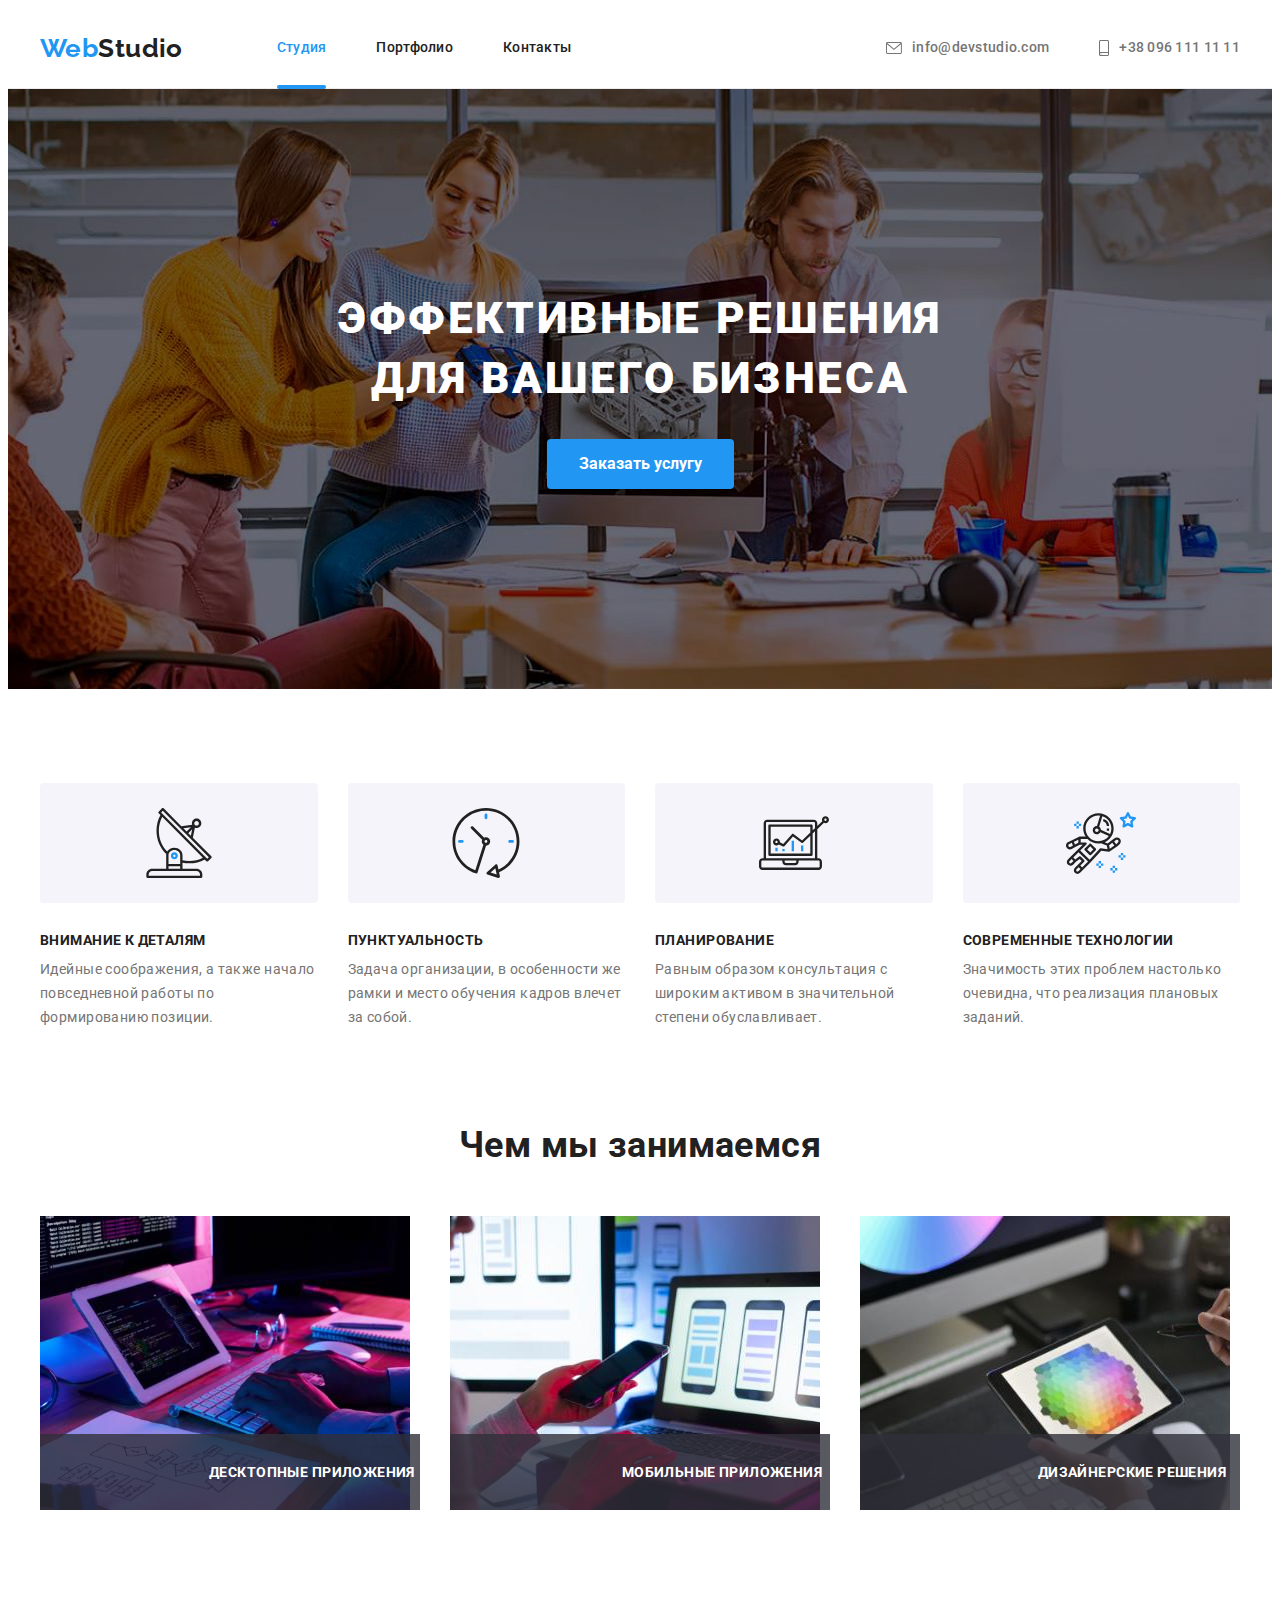
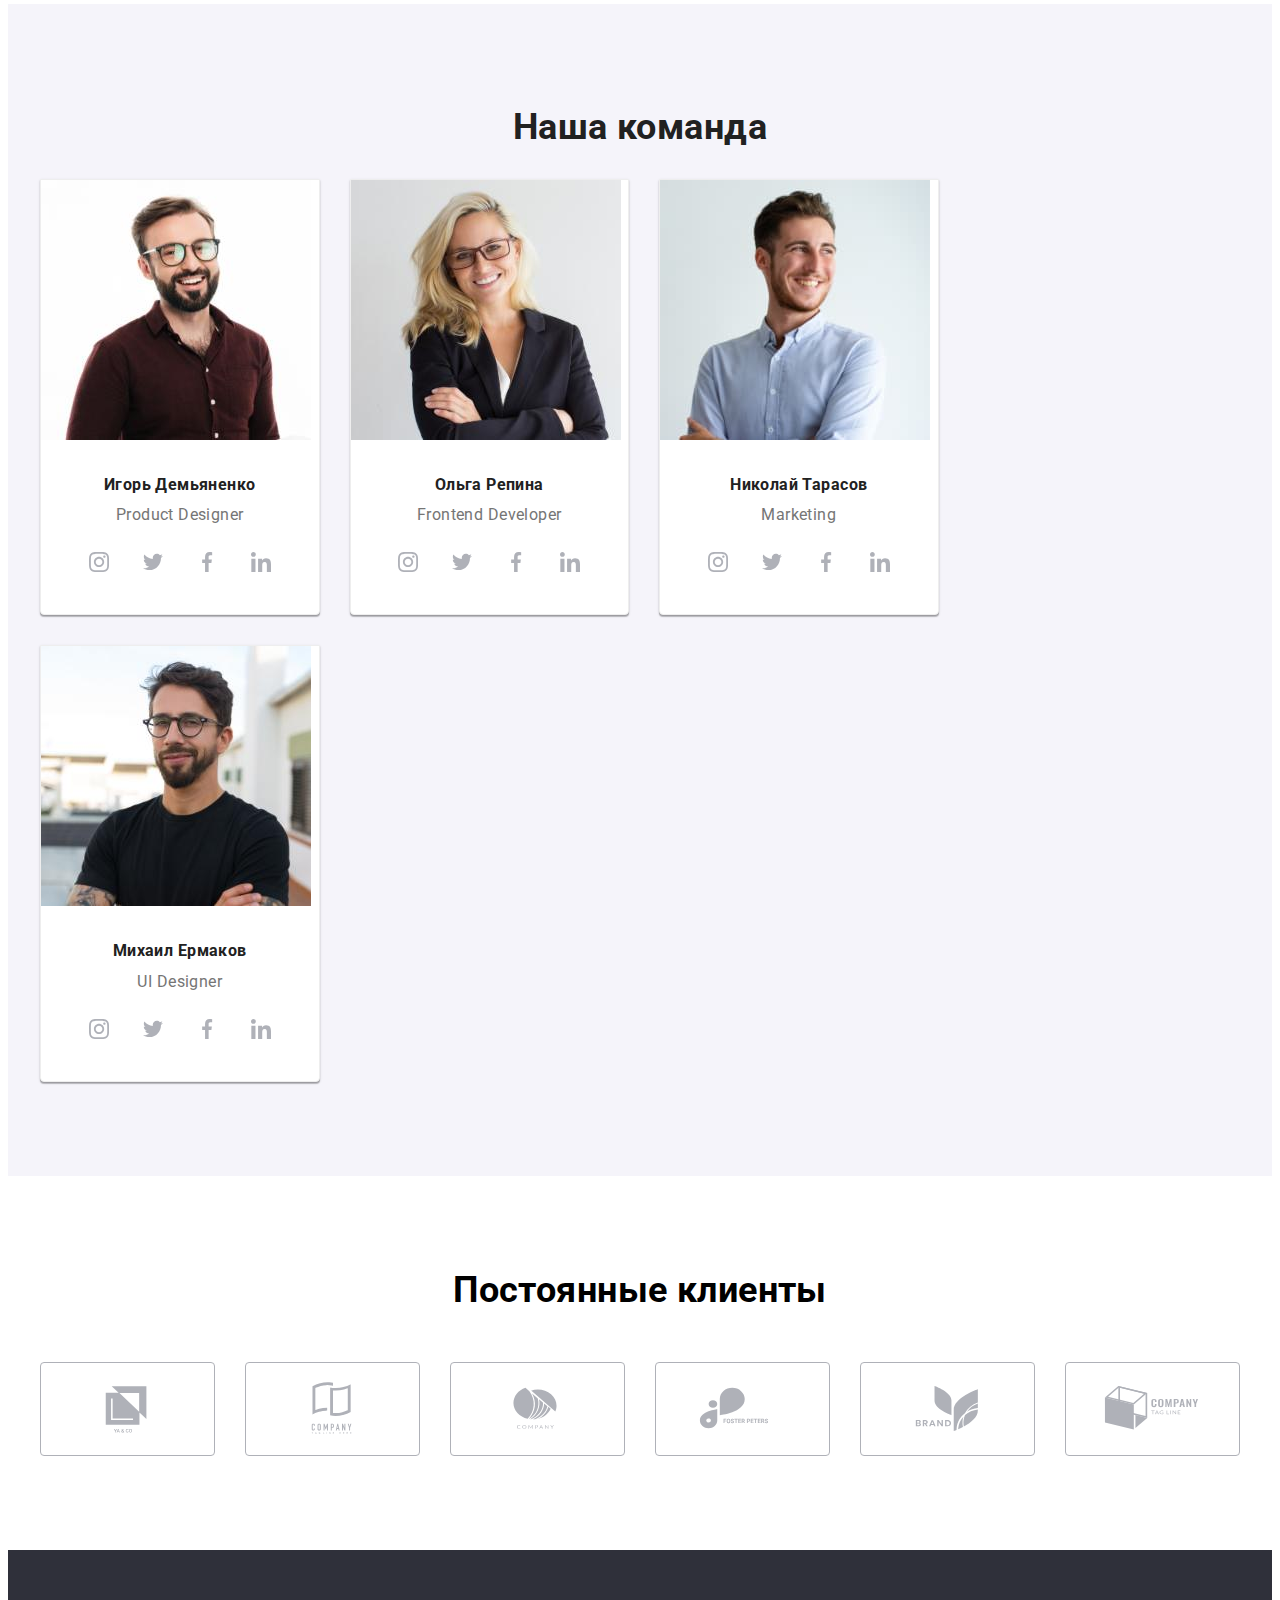
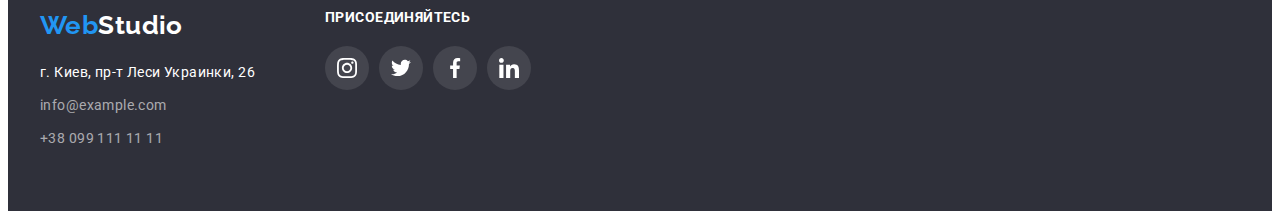
<file: index.html>
<!DOCTYPE html>
<html lang="ru">
<head>
    <meta charset="UTF-8">
    <meta http-equiv="X-UA-Compatible" content="IE=edge">
    <meta name="viewport" content="width=device-width, initial-scale=1.0">
    <title>Document</title>
<link rel="preconnect" href="https://fonts.googleapis.com">
<link rel="preconnect" href="https://fonts.gstatic.com" crossorigin>
<link href="https://fonts.googleapis.com/css2?family=Raleway:wght@900&family=Roboto:wght@400;500;700;900&display=swap" rel="stylesheet">
<link rel="stylesheet" href="https://cdnjs.cloudflare.com/ajax/libs/modern-normalize/1.1.0/modern-normalize.min.css" integrity="sha512-wpPYUAdjBVSE4KJnH1VR1HeZfpl1ub8YT/NKx4PuQ5NmX2tKuGu6U/JRp5y+Y8XG2tV+wKQpNHVUX03MfMFn9Q==" crossorigin="anonymous" referrerpolicy="no-referrer"/>
<link rel="stylesheet" href="https://cdnjs.cloudflare.com/ajax/libs/animate.css/4.1.1/animate.min.css"/>
<link rel="stylesheet" href="./css/styles.css">
</head>
<body>
    
<header class="header">
<div class="conteiner header-conteiner">
<nav class="header-navigations">
    <a href="" class="logo link">
    Web<span class="logo-web">Studio</span></a>

<ul class="header-list list">
<li class="header-item">   
<a href="./index.html" class="header-link link current-link current">Студия</a>
</li> 
<li class="header-item">
<a href="./portfolio.html" class="header-link link">Портфолио</a>
</li>
<li class="header-item">
<a href="" class="header-link link">Контакты</a>
</li>
</ul>
</nav>

<ul class="header-contacts list">
<li class="contacts-list">
<a class="header-mail header-contacts-link link" 
href="meilto:info@devstudio.com">
<svg class="contacts-icon" width="16" height="12">
<use href="./images/sprite.svg#icon-envelope2"></use>
</svg>info@devstudio.com</a>
</li>

<li class="contacts-list"> 
<a class="header-tel header-contacts-link link" 
href="tel:+380961111111"><svg class="contacts-icon" 
width="10" height="16">
<use href="./images/sprite.svg#icon-smartphone2"></use>
</svg>+38 096 111 11 11</a></li></ul>  
</div>
</header>


<main> 
        <!--перша секція-->
<section class="section-hero">
    <div class="conteiner">
    <h1 class="pre-title">Эффективные решения для вашего бизнеса </h1>
    <button class="main-btn" type="button" data-modal-open>Заказать услугу</button>
    </div>
    </section>

        <!-- друга секція перелік переваг -->
<section class="section"> 
<div class="conteiner ">
    <h2 class="visually-hidden">перлік</h2>

        <ul class="advantage-item list">
        <li class="advantage-title link"> 
        <!--
        <div class="advantage-img antena"></div>
        -->
        
    <div class="advantage-item-img"> 
        <svg class="advantage-icon" width="70" height="70">
        <use href="./images/sprite.svg#icon-antenna">
        </use>
        </svg>
        </div>

        <h3 class="advantage-title-text">Внимание к деталям</h3>
        <p class="advantage-text">Идейные соображения, а также начало повседневной работы по формированию позиции.</p>
        </li>

     <li class="advantage-title link">
        <div class="advantage-item-img"> 
        <svg class="advantage-icon" width="70" height="70">
        <use href="./images/sprite.svg#icon-clock">
        </use>
        </svg>
        </div>
    
        <h3 class="advantage-title-text">Пунктуальность</h3>
        <p class="advantage-text">Задача организации, в особенности же рамки и место обучения кадров влечет за собой.</p>
        </li>

        <li class="advantage-title link">
        <div class="advantage-item-img"> 
        <svg class="advantage-icon" width="70" height="70">
        <use href="./images/sprite.svg#icon-diagram">
        </use>
        </svg>
        </div>
    
        <h3 class="advantage-title-text">Планирование</h3>
        <p class="advantage-text">Равным образом консультация с широким активом в значительной степени обуславливает.</p>
        </li>   

        <li class="advantage-title link">
        <div class="advantage-item-img"> 
        <svg class="advantage-icon" width="70" height="70">
        <use href="./images/sprite.svg#icon-astronaut">
        </use>
        </svg>
        </div>
    
        <h3 class="advantage-title-text">Современные технологии</h3>   
        <p class="advantage-text">Значимость этих проблем настолько очевидна, что реализация плановых заданий.</p>
        </li>
        </ul>
    </div>
        </section>
   
        <!-- представление компании третя секция-->
<section class="section representation">
<div class="conteiner">
<h2 class="representation-title">Чем мы занимаемся</h2>
            <!-- перелик послуг -->
<ul class="representation-item list">
<li class="representation-item-img">  
<img src="./images/img.jpg" alt="печатает на клавиатуре" width="370" height="294">
<p class="representation-top-text">Десктопные приложения</p>
</li>  
<li class="representation-item-img">  
<img src="./images/img2.jpg" alt="печатает на клавиатуре с тел вруках" width="370" height="294">
<p class="representation-top-text">Мобильные приложения</p>
</li>
<li class="representation-item-img">
<img src="./images/img3.jpg" alt="печатает на планшете" width="370" height="294">
<p class="representation-top-text">Дизайнерские решения</p>
</li>                 
</ul>
</div>
</section>
   

        <!-- наша команда четврта секція-->
<section class="section team">

<div class="conteiner">

<h2 class="representation-team">Наша команда</h2>
            <!-- перелик виладачив -->
<ul class="list-of-team list">

<li class="position">
    <img class="img-team"
    src="./images/img.pr.1.jpg" alt="рук проектов" width="270" height="260">
    <h3 class="team-name">Игорь Демьяненко</h3>
    <p class="team-position" lang="en">Product Designer</p> 
    <!--задання социальних мереж-->
<ul class="team-item-list social-list list">
<li class="social-item">
    <a href="" class="social-link">
    <svg class="social-icon" width="20" height="20"><use href="./images/sprite.svg#icon-instagram"></use>
    </svg>    </a>
    </li>
<li class="social-item">
    <a href="" class="social-link">
    <svg class="social-icon" width="20" height="20"><use href="./images/sprite.svg#icon-twitter"></use>
    </svg>   </a>
    </li>
                   
<li class="social-item">
    <a href="" class="social-link">
    <svg class="social-icon" width="20" height="20">
    <use href="./images/sprite.svg#icon-facebook"></use>
    </svg>
     </a>
    </li>
            
<li class="social-item">
    <a href="" class="social-link">
    <svg class="social-icon" width="20" height="20">
    <use href="./images/sprite.svg#icon-linkedin"></use>
    </svg>
</a>
</li>
    </ul>
    </li>

<li class="position">
    <img class="img-team"
    src="./images/im.pr.2.jpg" alt="препод 2" width="270" height="260">
    <h3 class="team-name">Ольга Репина</h3>
    <p class="team-position" lang="en">Frontend Developer</p>
<ul class="team-item-list social-list list">
<li class="social-item">
    <a href="" class="social-link">
     <svg class="social-icon" width="20" height="20">
     <use href="./images/sprite.svg#icon-instagram"></use>
    </svg>
</a>
</li>

<li class="social-item">
    <a href="" class="social-link">
    <svg class="social-icon" width="20" height="20">
    <use href="./images/sprite.svg#icon-twitter"></use>
</svg>
</a>
</li>
                       
<li class="social-item">
    <a href="" class="social-link">
    <svg class="social-icon" width="20" height="20">
    <use href="./images/sprite.svg#icon-facebook"></use>
    </svg>
    </a>
    </li>
                
<li class="social-item">
    <a href="" class="social-link">
    <svg class="social-icon" width="20" height="20">
    <use href="./images/sprite.svg#icon-linkedin"></use>
    </svg>
    </a>
    </li>
    </ul>
    </li>

    <li class="position">
    <img class="img-team"
    src="./images/imgpr3.jpg" alt="препод 3" 
    width="270" height="260">
    <h3 class="team-name">Николай Тарасов</h3>
    <p class="team-position" lang="en">Marketing</p>
    
<ul class="team-item-list social-list list">

<li class="social-item">
    <a href="" class="social-link">
    <svg class="social-icon" 
    width="20" height="20"><use 
     href="./images/sprite.svg#icon-instagram"></use>
    
    </svg>
    </a>
     </li>
    <li class="social-item">
    <a href="" class="social-link">
    <svg class="social-icon" 
    width="20" height="20"><use 
    href="./images/sprite.svg#icon-twitter"></use>
     </svg>
    </a>
    </li>
                       
    <li class="social-item">
    <a href="" class="social-link">
    <svg class="social-icon" 
    width="20" height="20"><use 
    href="./images/sprite.svg#icon-facebook"></use>
    </svg>
    </a>
    </li>
                
    <li class="social-item">
    <a href="" class="social-link">
    <svg class="social-icon" width="20" 
    height="20"><use href="./images/sprite.svg#icon-linkedin"></use>
    </svg>
    </a>
    </li>
    </ul>
    
    </li>                     
    <li class="position">
    <img class="img-team"
    src="./images/img.pr.4.jpg" alt=" препод 4" width="270" height="260">
    <h3 class="team-name">Михаил Ермаков</h3>
     <p class="team-position" lang="en">UI Designer</p>
    <ul class="team-item-list social-list list">
<li class="social-item">
<a href="" class="social-link">
<svg class="social-icon" width="20" height="20"><use href="./images/sprite.svg#icon-instagram"></use>
    
    </svg>
    </a>
    </li>
    <li class="social-item">
     <a href="" class="social-link">
    <svg class="social-icon" width="20" height="20"><use href="./images/sprite.svg#icon-twitter"></use>
    </svg>
    </a>
    </li>
                       
    <li class="social-item">
    <a href="" class="social-link">
    <svg class="social-icon" width="20" height="20"><use href="./images/sprite.svg#icon-facebook"></use>
    </svg>
     </a>
    </li>
                
    <li class="social-item">
    <a href="" class="social-link">
    <svg class="social-icon" width="20" height="20"><use href="./images/sprite.svg#icon-linkedin"></use>
    </svg>
     </a>
    </li>
    </ul>
    
    </li>
    </ul>

</div>
</section>

        <!-- секция постоянные клиенты-->
<section class="client section">   
<div class="conteiner">

<h2 class="client-title">Постоянные клиенты</h2>

<ul class="client-list list">

<li class="client-item">
<a href="" class="client-link link">
<svg class="client-icon">
<use href="./images/sprite.svg#icon-Logo1"></use>
</svg>  
</a>  
</li>

<li class="client-item">
<a href="" class="client-link link">
<svg class="client-icon">
<use href="./images/sprite.svg#icon-Logo2"></use>
</svg> </a>          
</li>

<li class="client-item">
<a href="" class="client-link link">
<svg class="client-icon">
<use href="./images/sprite.svg#icon-Logo3"></use>
</svg>           
</a> 
</li>

<li class="client-item">
<a href="" class="client-link link">
<svg class="client-icon">
<use href="./images/sprite.svg#icon-Logo4"></use>
</svg>   
</a>         
</li>

<li class="client-item">
<a href="" class="client-link link">
<svg class="client-icon">
<use href="./images/sprite.svg#icon-Logo5"></use>
</svg>
</a>            
</li>
                   
<li class="client-item">
<a href="" class="client-link link">
<svg class="client-icon">
<use href="./images/sprite.svg#icon-Logo6"></use>
</svg> 
</a>         
</li>

</ul>

</div>
        </section>

</main>

<footer class="footer">
    <div class="conteiner footer-item">
    <div class="footer-left">
    <a href="" class="logo link">
        Web<span class="logo-web-footer">Studio</span></a>
    
    <address>
        <ul class="header-list-footer list">
        <li class="footer-li">
        <a class="footer-adres link" href="">г. Киев, пр-т Леси Украинки, 26</a></li>
        <li class="footer-li">
        <a class="footer-li footer-contacts link" href="mailto:info@example.com">info@example.com</a></li>
        <li class="footer-li">
        <a class="footer-li footer-contacts link" href="tel:+380991111111">+38 099 111 11 11</a></li>
        </ul>
    </address>
    </div>

    <div class="footer-right">
        <h2 class="footer-text">присоединяйтесь</h2>
        <ul class="footer-item-list social-list list">
            <li class="footer-social-item">
            <a href="" class="footer-social-link">
            <svg class="social-icon" width="20" height="20"><use href="./images/sprite.svg#icon-instagram"></use>

            </svg>
            </a>
            </li>
            <li class="footer-social-item">
            <a href="" class="footer-social-link">
            <svg class="social-icon" width="20" height="20"><use href="./images/sprite.svg#icon-twitter"></use>
            </svg>
            </a>
            </li>
                   
            <li class="footer-social-item">
            <a href="" class="footer-social-link">
            <svg class="social-icon" width="20" height="20"><use href="./images/sprite.svg#icon-facebook"></use>
            </svg>
            </a>
            </li>
            
            <li class="footer-social-item">
            <a href="" class="footer-social-link">
            <svg class="social-icon" width="20" height="20"><use href="./images/sprite.svg#icon-linkedin"></use>
            </svg>
            </a>
            </li>
            </ul>
    </div>
</div>
    </footer>

<div class="backdrop is-hidden" data-modal>
<div class="modal">

<button type="button" class="close-btn" data-modal-close>
<svg class="close-icon">
<use href="./images/sprite.svg#icon-close-black-18dp-2-1-1">
</use>
</svg></button>
</div>
</div>
<script src="./js/modal.js"></script>
</body>
</html>
</file>
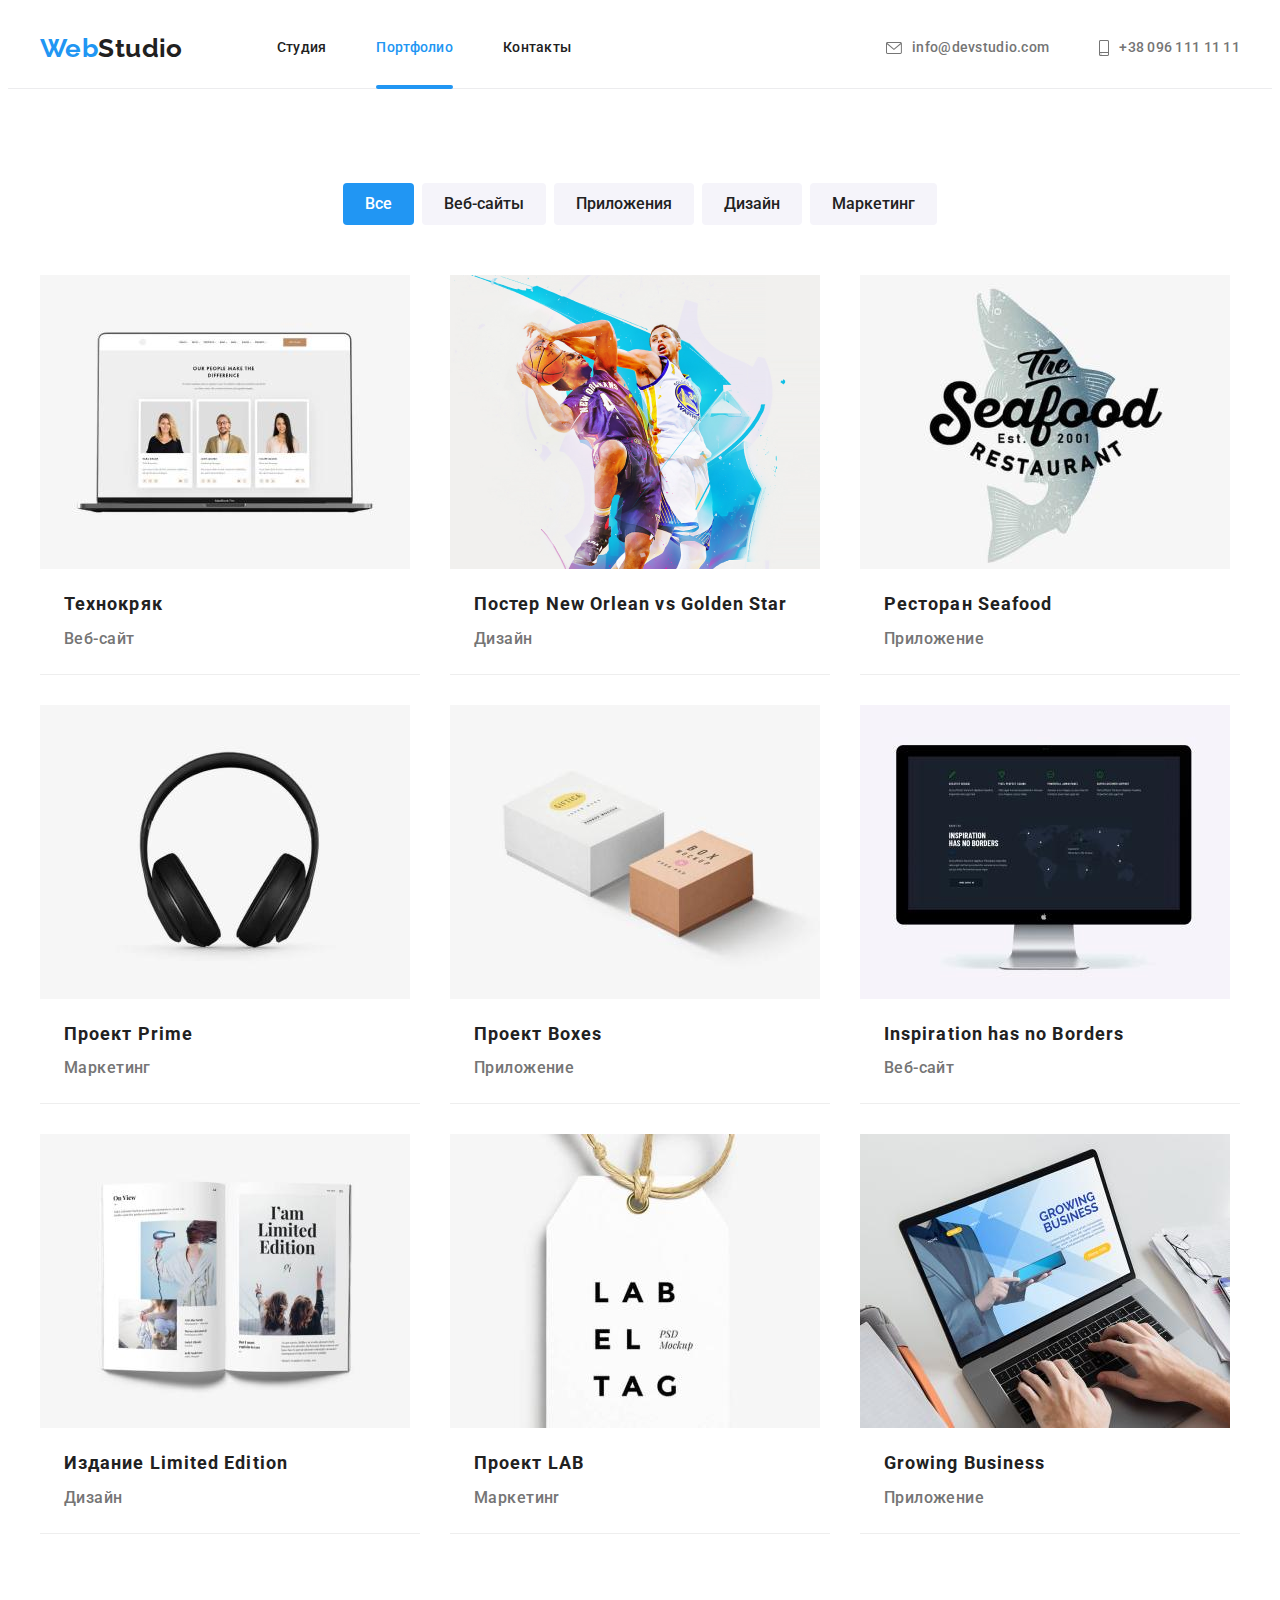
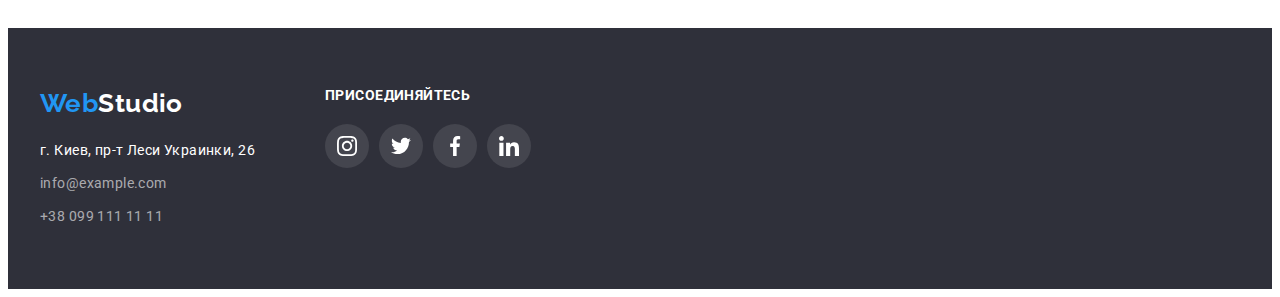
<file: portfolio.html>
<!DOCTYPE html>
<html lang="ru">
<head>
    <meta charset="UTF-8">
    <meta http-equiv="X-UA-Compatible" content="IE=edge">
    <meta name="viewport" content="width=device-width, initial-scale=1.0">
    <title>Document</title>
<link rel="preconnect" href="https://fonts.googleapis.com">
<link rel="preconnect" href="https://fonts.gstatic.com" crossorigin>
<link href="https://fonts.googleapis.com/css2?family=Raleway:wght@900&family=Roboto:wght@400;500;700;900&display=swap" rel="stylesheet">
<link rel="stylesheet" href="https://cdnjs.cloudflare.com/ajax/libs/modern-normalize/1.1.0/modern-normalize.min.css" integrity="sha512-wpPYUAdjBVSE4KJnH1VR1HeZfpl1ub8YT/NKx4PuQ5NmX2tKuGu6U/JRp5y+Y8XG2tV+wKQpNHVUX03MfMFn9Q==" crossorigin="anonymous" referrerpolicy="no-referrer"/>
<link rel="stylesheet" href="https://cdnjs.cloudflare.com/ajax/libs/animate.css/4.1.1/animate.min.css"/>
<link rel="stylesheet" href="./css/styles.css">
</head>


<body>
    <header class="header">
        <div class="conteiner header-conteiner">
        <nav class="header-navigations">
            <a href="" class="logo link">
            Web<span class="logo-web">Studio</span></a>
        
            <ul class="header-list list">
                <li class="header-item">
                    
                <a href="./index.html" class="header-link link ">Студия</a>
                </li> 
                <li class="header-item">
                <a href="./portfolio.html" class="header-link current-link current link">Портфолио</a>
                </li>
                <li class="header-item">
                <a href="" class="header-link link">Контакты</a>
                </li>
            </ul>
                </nav>
        
        
        
        <ul class="header-contacts list">
        <li class="contacts-list">
        <a class="header-mail header-contacts-link link" href="meilto:info@devstudio.com"><svg class="contacts-icon" width="16" height="12">
        <use href="./images/sprite.svg#icon-envelope2"></use>
        </svg>info@devstudio.com</a>
        </li>
        
        <li class="contacts-list"> 
        
        <a class="header-tel header-contacts-link link" href="tel:+380961111111"><svg class="contacts-icon" width="10" height="16">
        <use href="./images/sprite.svg#icon-smartphone2"></use>
            </svg>+38 096 111 11 11</a></li></ul>  
        </div>
        </header>

    
<main>   
<section class="section">
    <div class="conteiner">
    <h2 class="visually-hidden">навигація по портфоліо</h2>
    <ul class="portfolio-button list">
            <li class="portfolio-button-item">
            <button class="portfolio-btn current-btn" type="button">Все</button>
        </li>
            <li class="portfolio-button-item">
            <button class="portfolio-btn" type="button">Веб-сайты</button>
        </li>
            <li class="portfolio-button-item">
            <button class="portfolio-btn" type="button">Приложения</button>
        </li>
            <li class="portfolio-button-item">
            <button class="portfolio-btn" type="button">Дизайн</button>
        </li>
            <li class="portfolio-button-item">
            <button class="portfolio-btn" type="button">Маркетинг</button>
        </li>
    </ul>

<ul class="product list">

<li class="product-name">
    <a class="link product-link" href="" target="_blank" rel="nofollow noopener">
    <div class="product-name-top">
    <img src="./images/img.portfolio/img1.jpg" alt="картина1" width="370" height="294">
    <p class="portfolio-top-text">Технокряк это современная площадка 
     распространения коронавируса. Компании используют эту платформу для 
    цифрового шпионажа и атак на защищённые сервера конкурентов.</p>
    </div>
    <div class="product-text">
    <h3 class="product-name-list">Технокряк</h3>
    <p class="product-list">Веб-сайт</p>
    </div></a>
</li>

<li class="product-name">
    <a class="link product-link" href="" target="_blank" rel="nofollow noopener">
    <div class="product-name-top">
    <img src="./images/img.portfolio/img2.png" alt="опис" width="370" height="294">
    <p class="portfolio-top-text">Технокряк это современная площадка 
    распространения коронавируса. Компании используют эту платформу для 
    цифрового шпионажа и атак на защищённые сервера конкурентов.</p>         
    </div>
    <div class="product-text">
    <h3 class="product-name-list">Постер New Orlean vs Golden Star</h3>
    <p class="product-list">Дизайн</p>
    </div></a>
</li>

<li class="product-name"> 
    <a class="link product-link"  href="" target="_blank" rel="nofollow noopener">
    <div class="product-name-top">
    <img src="./images/img.portfolio/img3.jpg" alt="препод 2" width="370" height="294">
    <p class="portfolio-top-text">Технокряк это современная площадка 
    распространения коронавируса. Компании используют эту платформу для
    цифрового шпионажа и атак на защищённые сервера конкурентов.</p>
    </div>
    <div class="product-text">
    <h3 class="product-name-list">Ресторан Seafood</h3>
    <p class="product-list">Приложение</p>
    </div></a>
    </li>

<li class="product-name"> 
    <a class="link product-link"  href="" target="_blank" rel="nofollow noopener">
    <div class="product-name-top">
    <img src="./images/img.portfolio/img4.jpg" alt="препод 2" width="370" height="294">
    <p class="portfolio-top-text">Технокряк это современная площадка 
    распространения коронавируса. Компании используют эту платформу для
    цифрового шпионажа и атак на защищённые сервера конкурентов.</p>
    </div>
    <div class="product-text">
    <h3 class="product-name-list">Проект Prime</h3>
    <p class="product-list">Маркетинг</p></div></a>
</li>

<li class="product-name"> 
    <a class="link product-link"  href="" target="_blank" rel="nofollow noopener">
    <div class="product-name-top">
    <img src="./images/img.portfolio/img5.jpg" alt="препод 2" width="370" height="294">
    <p class="portfolio-top-text">Технокряк это современная площадка 
    распространения коронавируса. Компании используют эту платформу для
    цифрового шпионажа и атак на защищённые сервера конкурентов.</p>
    </div>
    <div class="product-text">
    <h3 class="product-name-list">Проект Boxes</h3>
    <p class="product-list">Приложение</p></div></a>
</li>

<li class="product-name">  
    <a class="link product-link"  href="" target="_blank" rel="nofollow noopener">
    <div class="product-name-top"> 
    <img src="./images/img.portfolio/img6.jpg" alt="препод 2" width="370" height="294">
    <p class="portfolio-top-text">Технокряк это современная площадка 
    распространения коронавируса. Компании используют эту платформу для 
    цифрового шпионажа и атак на защищённые сервера конкурентов.</p>
    </div>
    <div class="product-text">
    <h3 class="product-name-list" lang="en">Inspiration has no Borders</h3>
    <p class="product-list">Веб-сайт</p></div></a>
</li>

<li class="product-name">                
    <a class="link product-link"  href="" target="_blank" rel="nofollow noopener">
    <div class="product-name-top">
    <img src="./images/img.portfolio/img7.jpg" alt="препод 2" width="370" height="294">
    <p class="portfolio-top-text">Технокряк это современная площадка 
     распространения коронавируса. Компании используют эту платформу для 
    цифрового шпионажа и атак на защищённые сервера конкурентов.</p>       
    </div>
    <div class="product-text">
    <h3 class="product-name-list" lang="en">Издание Limited Edition</h3>
    <p class="product-list">Дизайн</p></div></a>
</li>

<li class="product-name"> 
    <a class="link product-link"  href="" target="_blank" rel="nofollow noopener">
    <div class="product-name-top">
    <img src="./images/img.portfolio/img8.jpg" alt="препод 2" width="370" height="294">
    <p class="portfolio-top-text">Технокряк это современная площадка 
    распространения коронавируса. Компании используют эту платформу для 
    цифрового шпионажа и атак на защищённые сервера конкурентов.</p>
    </div>
    <div class="product-text">
    <h3 class="product-name-list">Проект LAB</h3>
    <p class="product-list">Маркетинr</p></div></a>
</li>

<li class="product-name"> 
    <a class="link product-link"  href="" target="_blank" rel="nofollow noopener">
    <div class="product-name-top">
    <img src="./images/img.portfolio/img9.jpg" alt="препод 2" width="370" height="294">
    <p class="portfolio-top-text">Технокряк это современная площадка 
    распространения коронавируса. Компании используют эту платформу для 
    цифрового шпионажа и атак на защищённые сервера конкурентов.</p>        
    </div>
    <div class="product-text">
    <h3 class="product-name-list" lang="en">Growing Business</h3>
    <p class="product-list">Приложение</p></div></a>
</li>    
</ul>
</div>
</section>
               
</main>
      
<footer class="footer">
<div class="conteiner footer-item">
<div class="footer-left">
<a href="" class="logo link">
Web<span class="logo-web-footer">Studio</span></a>
        
 <address>
<ul class="header-list-footer list">
<li class="footer-li">
    <a class="footer-adres link" href="">г. Киев, пр-т Леси Украинки, 26</a></li>
<li class="footer-li">
    <a class="footer-li footer-contacts link" href="mailto:info@example.com">info@example.com</a></li>
<li class="footer-li">
    <a class="footer-li footer-contacts link" href="tel:+380991111111">+38 099 111 11 11</a></li>
</ul>
</address>
</div>
    
<div class="footer-right">
    <h2 class="footer-text">присоединяйтесь</h2>
    <ul class="footer-item-list social-list list">
<li class="footer-social-item">
    <a href="" class="footer-social-link">
    <svg class="social-icon" width="20" height="20"><use href="./images/sprite.svg#icon-instagram"></use>
    </svg></a>
    </li>
<li class="footer-social-item">
    <a href="" class="footer-social-link">
    <svg class="social-icon" width="20" height="20"><use href="./images/sprite.svg#icon-twitter"></use>
    </svg></a>
</li>
                       
<li class="footer-social-item">
    <a href="" class="footer-social-link">
    <svg class="social-icon" width="20" height="20"><use href="./images/sprite.svg#icon-facebook"></use>
    </svg></a>
</li>
                
<li class="footer-social-item">
    <a href="" class="footer-social-link">
    <svg class="social-icon" width="20" height="20"><use href="./images/sprite.svg#icon-linkedin"></use>
    </svg></a>
</li>
</ul>
</div>
</div>
</footer>
        
</body>
</html>
</file>
<file: css/styles.css>
:root { 
    --primary-title-color:#ffffff;
    --secondary-title-color:#212121;
    --primery-text-color:#757575;
    --accent-color:#2196F3;
    --color-btn:#F5F4FA;
    --color-footer:#2F303A;
    --adre-contacts:rgba(255, 255, 255, 0.6);
    --client-color: #AFB1B8;
    --footer-social-icon:#44454E;
    
    }

    p,h1,h2,h3,h4,h5,h6{
        margin: 0;
    }
    ul{
        margin: 0;
        padding-left: 0;
    }
    img{
        display: block;
        max-width: 100%;
        height: auto;
    
    }
    body { 
        font-size: 14px;
        font-family: 'Roboto', sans-serif;
        letter-spacing: 0.03em;
        color: var(--primary-text-color);
        background-color: var(--primary-title-color);
        }

    .visually-hidden {
        position: absolute;
        width: 1px;
        height: 1px;
        margin: -1px;
        padding: 0;
        overflow: hidden;
        border: 0;
        clip: rect(0 0 0 0);
    }
.link {text-decoration: none;
 }

.list{
    list-style: none;
}

.header{
border-bottom: 1px solid #ececee
} 



/*----------header---------*/
.conteiner{
    width: 1200px; 
    margin: 0 auto;
    padding-left: 15px;
    padding-right: 15px;
    font-family: inherit;
 }
 
.header-link{
display: block;
font-weight: 500;
line-height: 1.14;
letter-spacing: 0.02em;
color: var(--secondary-title-color);
font-style: normal;
padding-top: 32px;
padding-bottom: 32px;
transition: color 250ms ease;
position: relative;
}

/*----------------контакти верхни --------------*/
.header-contacts{
display: flex;
margin-left: auto;
}

.contacts-list:not(:last-child){
margin-right: 50px;
}

.header-contacts-link{
display: flex;
align-items: center;
font-weight: 500;
line-height: 1.14;
letter-spacing: 0.02em;
color: var(--primery-text-color);
font-style: normal;
transition: color 250ms ease;
}
/*----------------контакти верхни завершно------------------*/
.header-conteiner{
align-items: center;
display: flex;
}
.header-navigations .logo{
    margin-right: 94px;
}

.header-navigations{
    align-items: center;
    display: flex;
}
.header-list{
    align-items: center;
    display: flex;
    margin-right: 50px;
}
   
.header-item:not(:last-child){
    margin-right: 50px;
}
.logo-item{
    margin-right: 93px;
}
.contacts-list{
justify-content: center;
align-items: center;
cursor: pointer;
fill: var(--primery-text-color);
}

.contacts-icon{
margin-right: 10px;
fill: currentColor;
}
/*
.contacts-icon:hover,
.contacts-icon:focus{
fill: var(--accent-color);
}*/

.current::after{
    content:'' ;
    position: absolute;
    width: 100%;
    height: 4px;
    border-radius: 2px;
    background-color: var(--accent-color);
    display: block;
    bottom: -1px;
}
/*---------------ховери та фокус------------------*/

.header-contacts-link:hover,.header-link:hover,
.header-contacts-link:focus,.header-link:focus,.current-link
{color:var(--accent-color);
}

.footer-contacts:hover,.footer-adres:hover,.header-list:hover,
.footer-contacts:focus,.footer-adres:focus,.header-list:focus{
color: var(--accent-color);
}

/*--------------------logo---------------------*/

.logo{
display: block;
font-family:'Raleway', sans-serif;
font-weight: 700;
font-size: 26px;
line-height: 1.19;
color: var(--accent-color);
}
.logo-web{ 
color:var(--secondary-title-color);
}
.logo-web-footer
{color:var(--primary-title-color);
}

/*--------------------------перша секція------------------------*/



.section{
    padding-top: 94px;
    padding-bottom: 94px;
}

.section-hero{
background-image: linear-gradient(rgba(0, 0, 0, 0.25), rgba(0, 0, 0, 0.25)),
url(../images/back.Img1.jpg);
background-repeat: no-repeat;
background-position: center;
padding-top: 200px;
padding-bottom: 200px;
text-align: center;
/*box-shadow:*/
}
.pre-title{
font-weight: 900;
font-size: 44px;
line-height: 1.36;
letter-spacing: 0.06em;
text-transform: uppercase;
color:var(--primary-title-color);
margin-bottom: 30px;
max-width: 700px;
margin-left: auto;
margin-right: auto;
font-family: inherit;
}

.main-btn{
background-color: var(--accent-color);
font-size: 16px;
font-weight: 700;
line-height: 1.87;
color:var(--primary-title-color);
cursor: pointer;
font-family: inherit;
border-radius: 4px;
padding: 10px 32px;
border: none;
transition: color 250ms ease, background-color 250ms ease;
}

/*----------------КНОПКА студия------------*/


/*------------друга секція---------------------*/



.advantage-item{
display: flex;
margin-left: -30px;
margin-top: -30px;
}
.advantage-title{
width: calc(100% / 4 - 30px);
flex-wrap: wrap;
margin-left: 30px;
margin-top: 30px;
}

.advantage-item-img{
    background-color:var(--color-btn);
    border-radius: 4px;
    height: 120px;
    display: flex;
    align-items: center;
    justify-content: center;
    margin-bottom: 30px;
}
.advantage-icon{

}
/*
.advantage-img::before{
content: "";
display: block;
height: 120px;
background-color: var(--color-btn);
background-repeat: no-repeat;
background-position: center;
margin-bottom: 30px;
}
.advantage-img.antena::before{
background-image: url(../images/img.sec.s/antenna.svg);
}

.advantage-img.clock::before{
background-image: url(../images/img.sec.s/clock.svg);
}
.advantage-img.diagram::before{
background-image: url(../images/img.sec.s/diagram.svg);
}
.advantage-img.astronaut::before{
background-image: url(../images/img.sec.s/astronaut.svg);
}
*/
.advantage-title-text{
font-weight: 700;
line-height: 1.14;
font-size: 14px;
color: var(--secondary-title-color);
text-transform: uppercase;
margin-bottom: 10px;
font-style: normal;
}

.advantage-text{
font-weight: 400;
line-height: 1.71;
font-size: 14px;
color:var(--primery-text-color);

}

/*третя секція*/
/*--------representation----------*/
.representation{
padding-top: 0;
}

.representation-title{
text-align: center;
font-weight: 700;
font-size: 36px;
line-height: 1.17;
color: var(--secondary-title-color);
margin-bottom: 50px;
}

.representation-item{
display: flex;
flex-wrap: wrap;
margin-left: -30px;
margin-top: -30px;
}



.representation-item-img{
    margin-left: 30px;
    margin-top: 30px;
    width: calc(100% / 3 - 30px);
    position: relative;
    overflow: hidden;
    }


.representation-top-text{
    text-align: center;
    font-weight: 700;
    font-size: 14px;
    line-height: 2;
    color: var(--primary-title-color);
    background-color: rgba(47, 48, 58, 0.8);
    position: absolute;
    bottom: 0;
    width: 100%;
    padding: 24px 82px;
    text-transform: uppercase;
    }


    /*--------------------четверта секція  команда------*/

.team{
padding-top: 102px;
padding-bottom: 94px;
background-color: var(--color-btn);
}


.list-of-team{
display: flex;
/*margin-top: 50px;*/
margin-left: -30px;
flex-wrap: wrap;
}

.position{
padding-bottom: 30px;
margin-left: 30px;
margin-top: 30px;
width: calc(100% / 4 - 30px);
border: 1px solid #EEEEEE;
background-color: var(--primary-title-color);
box-shadow: 0px 1px 3px rgba(0, 0, 0, 0.12),
0px 1px 1px rgba(0, 0, 0, 0.14), 0px 2px 1px 
rgba(0, 0, 0, 0.2);
border-radius: 0px 0px 4px 4px;
}



.representation-team{
font-weight: 700;
font-size: 36px;
line-height: 1.17;
color: var(--secondary-title-color);
text-align: center;
}
.img-team{
    margin-bottom: 30px;
}
.team-name{
font-weight: 700;
font-size: 16px;
line-height: 1.9;
color: var(--secondary-title-color);
text-align: center;
margin-bottom: 10px;
}

.team-position{
font-weight: 400;
font-size: 16px;
line-height: 1.9;
color: var(--primery-text-color);
text-align: center;
margin-bottom: 10px;
margin-top: -10px;

/*margin-bottom: 30px;*/
}
/* -------------------соц. мережи ЛІІІ----------*/
.team-item-list{
    display: flex;
    align-items: center;
    justify-content:center;
}

.social-list{
 display: flex;
 }

.social-item{
width: 44px;
height: 44px;
}
.social-item + .social-item{
    margin-left: 10px;
} 
.social-link{
    width: 100%;
    height: 100%;
    display: flex;
    border-radius: 50%;
    fill: var(--client-color);
    background-color: var(--primary-title-color);
    justify-content: center;
    align-items: center;
    transition: background-color 250ms ease, fill 250ms ease;
    }
    .social-link:hover,
    .social-link:focus{
        background-color: var(--accent-color);
        fill: var(--primary-title-color);
    } 


    /*----------нашы постоянные клиенты-----------*/
    
 .client-title{
    font-size: 36px;
    line-height: 1.16;
    text-align: center;
    margin-bottom: 50px;
}

.client-list{
display: flex;
margin-left: -30px;
flex-wrap: wrap;
margin-top: -30px;
}

.client-link{
display: flex;
align-items: center;
justify-content: center;
height: 92px;
border: 1px solid; 
border-color: var(--client-color);
border-radius: 4px;
color: var(--client-color);

transition: border-color 250ms ease, color 250ms ease;
}

.client-item{
width: calc(100% / 6 - 30px);
margin-left: 30px;
margin-top: 30px;
}

 .client-link:hover,
 .client-link:focus{
 border-color: var(--accent-color);
 color: var(--accent-color);
 outline: none;
}
.client-icon {
width: 106px;
height: 60px;
fill: currentColor;
}





/*-----footer---*/





.footer{
background-color:var(--color-footer);
padding-top: 60px;
padding-bottom: 60px;
}
.footer .logo{
    margin-bottom: 20px;
}
.header-list-footer{
font-weight: 400;
font-size: 14px;
line-height: 1.71;
color:var(--adre-contacts);
font-style: normal;
}
.footer-li:not(:last-child){
    margin-bottom: 9px;
}
.footer-adres {
color:var(--primary-title-color);
transition: color 250ms ease;
}

.footer-contacts{
color:var(--adre-contacts);
transition: color 250ms ease;
} 


/*---------------соціальні мережи футер------------------*/
.footer-item {
    display: flex;
    align-items: flex-start;
    }

.footer-right{
align-items: flex-start;
margin-left: 70px;
    }

.footer-text{
font-style: normal;
font-weight: bold;
font-size: 14px;
line-height: 1.14;
text-transform: uppercase;
color: var(--primary-title-color);
margin-bottom: 20px;
}

.footer-item-list{
    display: flex;
    align-items: center;
    justify-content:center;
}

.footer-social-list{
 display: flex;
 }

.footer-social-item{
width: 44px;
height: 44px;
}
.footer-social-item + .footer-social-item{
    margin-left: 10px;
} 

/*----ефекты на ссылку----*/
.footer-social-link{
    width: 100%;
    height: 100%;
    display: flex;
    border-radius: 50%;
    fill: var(--primary-title-color);
    background-color: var(--footer-social-icon);
    justify-content: center;
    align-items: center;
    box-shadow:(0px 4px 4px rgba(0, 0, 0, 0.25));
    transition: background-color 250ms ease;
    }

    .footer-social-link:hover,
    .footer-social-link:focus{
        background-color: var(--accent-color);
        fill: var(--primary-title-color);
    }  

/*----------навігація по портфоліо кнопки----------------*/
.portfolio-button{
    display: flex;
    justify-content: center;
    margin-bottom: 50px;
   }      
   
.portfolio-button-item:not(:last-child){
margin-right: 8px;

}

.portfolio-btn{
background-color: var(--color-btn);
font-size: 16px;
font-weight: 500;
line-height: 1.62;
color:var(--secondary-title-color) ;
cursor: pointer;
font-family: inherit;
border: none;
padding: 8px 22px;
text-align: center;
border-radius: 4px;
transition: background-color 250ms ease, color 250ms ease;
}

.portfolio-button-item:hover{
 box-shadow: 0px 4px 4px rgba(0, 0, 0, 0.25);
}
  
.portfolio-btn:hover,
.portfolio-btn:focus,.current-btn {
background-color: var(--accent-color); 
color: var(--primary-title-color);
}

.product-link:hover,
.product-link:focus {
box-shadow: 0 5px 15px rgba(0,0,0,0.3);
outline: none;
}
/*продукд*/


.product{
display: flex;
flex-wrap: wrap;
margin-left: -30px;
margin-top: -30px;
}
.product-link{
display: block;
}
.product-name-list{
font-weight: 700;
font-size: 18px;
line-height: 1.71;
letter-spacing: 0.06em;
color: var(--secondary-title-color);

}


.product-list{
font-weight: 500;
font-size: 16px;
line-height: 1.87;
color: var(--primery-text-color);
margin-top: 4px;
}

.product-name{
margin-left: 30px;
margin-top: 30px;
width: calc(100% / 3 - 30px);
border-bottom: 1px solid #EEEEEE;
}


.product-link:hover .portfolio-top-text,
.product-link:focus .portfolio-top-text{
transform: translateY(0);
opacity: 1;
}
.product-name-top{
position: relative;
overflow: hidden;
}
.portfolio-top-text{
text-align: left;
font-weight: 400;
font-size: 18px;
line-height: 1.6;
color: var(--color-btn);
background-color: rgba(33, 150, 243, 0.9);
position: absolute;
top:0;
height: 100%;
padding: 63px 24px;
transform: translateY(100%);
opacity: 0;
transition: transform 250ms ease, opacity 250ms ease;
}
    
.product-text{
padding: 20px 24px;
}



/*-----------модальное окно---------------*/
.backdrop.is-hidden{
visibility: hidden;
pointer-events: none;
opacity: 0;
}
.backdrop{
position: fixed;
width: 100vw;
height: 100vh;
background-color: rgba(0, 0, 0, 0.2);
top: 0;
visibility: visible;
display: flex;
align-items: center;
justify-content: center;
transition: opacity 250ms ease-in-out, 
visibility 250ms ease-in-out;
}

.modal{
min-width: 525px;
min-height: 581px;
background-color: #ffffff;
border-radius: 10px;
position: relative;
transform: scale(1);
opacity: 1;
transition: opacity 250ms ease-in-out, 
transform 250ms ease-in-out;
}
.close-btn{
display: flex;
position: absolute;
top: 8px;
right: 8px;
background-color: transparent;
border-radius: 50%;
width: 30px;
height: 30px;
border: 1px solid #999999;
align-items: center; 
justify-content: center;
}
.backdrop.is-hidden .modal{
opacity: 0;
transform: scale(0);
}
.close-icon{
width: 18px;
height: 18px;
fill:var(--secondary-title-color);

 }
</file>
